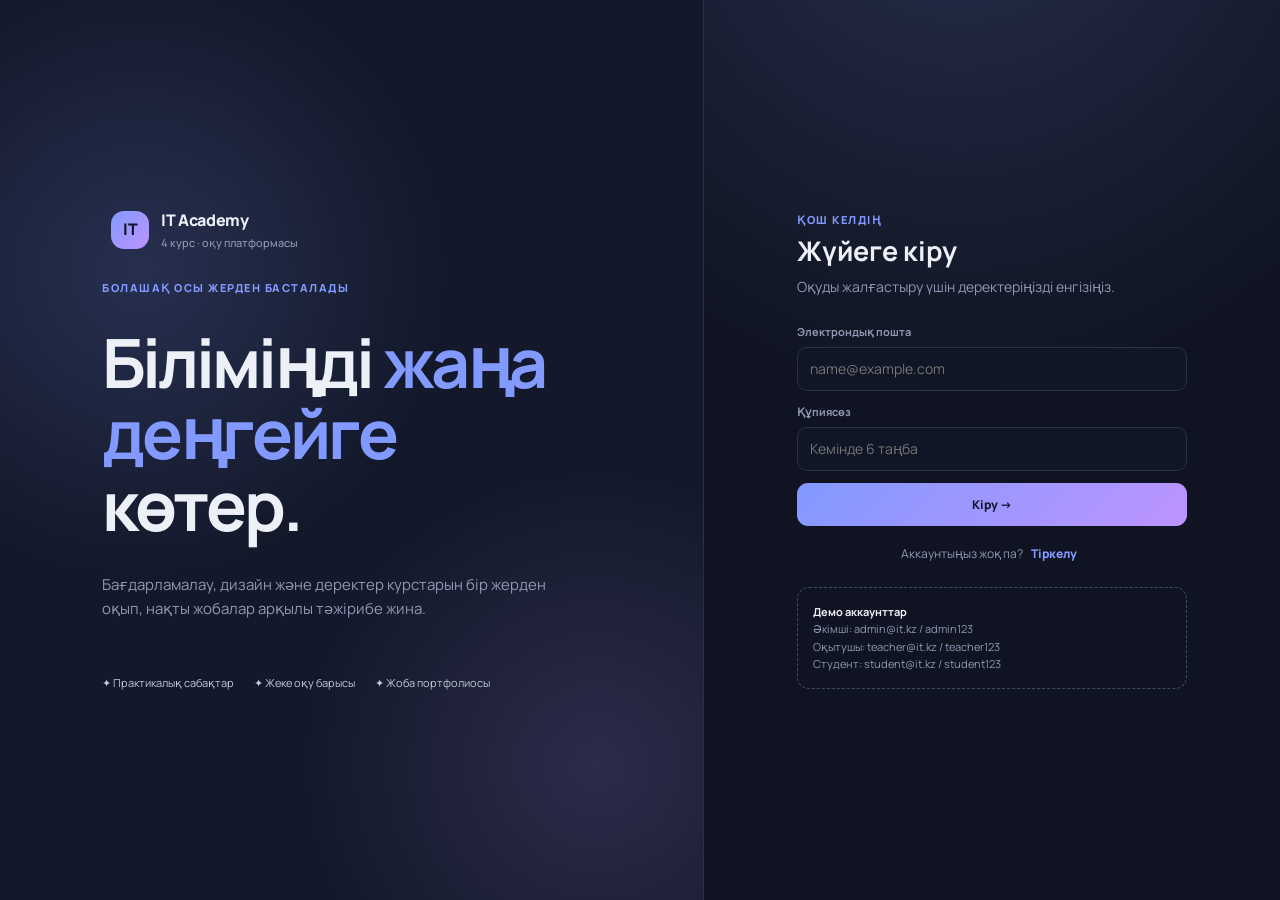
<file: index.html>
<!doctype html>
<html lang="kk">
<head>
  <meta charset="utf-8">
  <meta name="viewport" content="width=device-width, initial-scale=1">
  <meta name="theme-color" content="#101422">
  <meta name="description" content="IT Academy — 4 курсқа арналған оқу платформасы">
  <title>IT Academy — 4 курс</title>
  <link rel="preconnect" href="https://fonts.googleapis.com">
  <link rel="preconnect" href="https://fonts.gstatic.com" crossorigin>
  <link href="https://fonts.googleapis.com/css2?family=Manrope:wght@400;500;600;700;800&display=swap" rel="stylesheet">
  <link rel="stylesheet" href="style.css">
</head>
<body>
  <div id="app"></div>
  <div id="toast" class="toast" role="status" aria-live="polite"></div>
  <script src="script.js"></script>
</body>
</html>
</file>
<file: style.css>
:root{color-scheme:dark;--bg:#101422;--panel:#171c2d;--panel2:#20263a;--line:#2a3045;--text:#eef0f7;--muted:#8f98b2;--blue:#8299ff;--purple:#bd94ff;--mint:#67ddb3;--orange:#ffc27d;--red:#ff7d91;--shadow:0 18px 50px #070a1455;font-family:Manrope,"Segoe UI",sans-serif}*{box-sizing:border-box}body{margin:0;background:radial-gradient(ellipse at 75% -20%,#27304e 0,transparent 38%),var(--bg);color:var(--text);font-size:14px;line-height:1.6}button,input,textarea,select{font:inherit}button{cursor:pointer}a{color:inherit;text-decoration:none}#app{min-height:100vh}.layout{min-height:100vh;display:grid;grid-template-columns:250px minmax(0,1fr)}.sidebar{position:sticky;top:0;height:100vh;background:#121727;border-right:1px solid var(--line);padding:25px 15px;overflow:auto;z-index:5}.brand{display:flex;gap:12px;align-items:center;padding:0 9px 28px;font-weight:800;font-size:16px;letter-spacing:-.4px}.brand-mark{width:38px;height:38px;border-radius:13px;display:grid;place-items:center;background:linear-gradient(135deg,var(--blue),var(--purple));color:#111629;font-weight:900}.brand small{display:block;color:var(--muted);font-size:11px;font-weight:500;letter-spacing:0}.nav-label{color:#606a83;font-size:10px;font-weight:800;letter-spacing:1.3px;padding:13px 11px 7px}.nav-link{width:100%;display:flex;align-items:center;gap:12px;padding:10px 12px;border:0;border-radius:11px;background:transparent;color:var(--muted);text-align:left;margin:2px 0;transition:.18s}.nav-link:hover,.nav-link.active{background:var(--panel2);color:var(--text)}.nav-link.active{box-shadow:inset 3px 0 var(--blue)}.nav-icon{width:20px;text-align:center;font-size:16px}.sidebar-bottom{margin-top:30px;padding:14px;background:linear-gradient(140deg,#252a43,#191e30);border:1px solid var(--line);border-radius:15px}.sidebar-bottom strong{display:block;font-size:12px}.sidebar-bottom p{margin:3px 0 0;color:var(--muted);font-size:11px}.main{min-width:0}.topbar{height:76px;display:flex;align-items:center;justify-content:space-between;padding:0 clamp(18px,4vw,54px);border-bottom:1px solid #292f422f;background:#101422b8;backdrop-filter:blur(16px);position:sticky;top:0;z-index:3}.top-left,.top-actions,.user-info{display:flex;align-items:center;gap:13px}.top-title{font-size:13px;color:var(--muted)}.avatar{width:37px;height:37px;border-radius:12px;background:linear-gradient(145deg,#7e91ef,#b189e8);display:grid;place-items:center;color:#111629;font-weight:800}.user-name{font-size:12px;font-weight:700}.user-role{font-size:10px;color:var(--muted)}.icon-btn{background:var(--panel);border:1px solid var(--line);color:var(--text);width:37px;height:37px;border-radius:11px}.mobile-menu{display:none}.content{max-width:1320px;margin:auto;padding:34px clamp(18px,4vw,54px) 70px}.eyebrow{font-size:11px;font-weight:800;letter-spacing:1.5px;color:var(--blue);text-transform:uppercase}.page-heading{display:flex;justify-content:space-between;align-items:flex-end;gap:18px;margin:0 0 25px}.page-heading h1{font-size:clamp(26px,4vw,36px);letter-spacing:-1.3px;line-height:1.2;margin:5px 0 6px}.page-heading p{color:var(--muted);margin:0}.heading-actions{display:flex;gap:10px;flex-wrap:wrap}.card{background:linear-gradient(155deg,#1a2032,#171c2c);border:1px solid #2c3247;border-radius:18px;padding:21px;box-shadow:0 9px 25px #070a1412}.card h2,.card h3{margin:0 0 8px;letter-spacing:-.4px}.card h3{font-size:15px}.muted{color:var(--muted)}.grid{display:grid;grid-template-columns:repeat(12,minmax(0,1fr));gap:15px;margin-bottom:17px}.span-12{grid-column:span 12}.span-8{grid-column:span 8}.span-7{grid-column:span 7}.span-6{grid-column:span 6}.span-5{grid-column:span 5}.span-4{grid-column:span 4}.stat-card{min-height:126px;position:relative;overflow:hidden}.stat-card:after{content:"";position:absolute;width:100px;height:100px;right:-25px;top:-38px;border-radius:50%;background:var(--accent,#8299ff);opacity:.08}.stat-label{font-size:12px;color:var(--muted)}.stat-value{font-size:32px;font-weight:800;letter-spacing:-1px;margin:6px 0}.stat-note{font-size:11px;color:var(--mint)}.stat-icon{position:absolute;right:17px;top:17px;font-size:20px}.btn{border:0;border-radius:11px;padding:10px 15px;background:linear-gradient(135deg,var(--blue),var(--purple));color:#111629;font-weight:800;font-size:12px;transition:transform .16s,filter .16s}.btn:hover{transform:translateY(-2px);filter:brightness(1.08)}.btn.secondary{background:var(--panel2);border:1px solid var(--line);color:var(--text)}.btn.danger{background:#562938;color:#ffdce2}.btn.small{padding:7px 11px;font-size:11px}.btn:disabled{opacity:.5;cursor:not-allowed;transform:none}.input,.select,.textarea{background:#111626;border:1px solid var(--line);color:var(--text);border-radius:10px;padding:10px 12px;outline:0;min-width:0}.input:focus,.select:focus,.textarea:focus{border-color:var(--blue);box-shadow:0 0 0 3px #8299ff1d}.textarea{resize:vertical}.field-label{display:block;color:var(--muted);font-size:11px;font-weight:700;margin:0 0 6px}.field{margin-bottom:12px}.form-row{display:flex;gap:10px;align-items:end;flex-wrap:wrap}.form-row .field{flex:1;min-width:145px}.progress-track{height:7px;background:#2a3044;border-radius:8px;overflow:hidden}.progress-fill{height:100%;border-radius:8px;background:linear-gradient(90deg,var(--blue),var(--mint));transition:width .35s}.course-card{height:100%;display:flex;flex-direction:column;gap:12px}.course-icon{width:46px;height:46px;border-radius:15px;display:grid;place-items:center;background:#8299ff20;font-size:23px}.course-card p{margin:0;color:var(--muted);font-size:12px;min-height:38px}.course-meta{display:flex;justify-content:space-between;font-size:11px;color:var(--muted)}.course-card .course-footer{margin-top:auto}.chip{display:inline-flex;align-items:center;border-radius:30px;background:#8299ff19;color:#aab8ff;padding:4px 9px;font-size:10px;font-weight:700}.chip.green{background:#67ddb319;color:var(--mint)}.chip.orange{background:#ffc27d19;color:var(--orange)}.row{display:flex;align-items:center;justify-content:space-between;gap:12px}.section-title{display:flex;align-items:center;justify-content:space-between;margin:22px 0 12px}.section-title h2{font-size:16px;margin:0}.course-list{display:grid;grid-template-columns:repeat(3,minmax(0,1fr));gap:14px}.filters{display:flex;gap:9px;flex-wrap:wrap;margin-bottom:16px}.filters .input{flex:1;min-width:190px}.lesson-row{display:flex;align-items:center;gap:12px;padding:13px 0;border-bottom:1px solid var(--line)}.lesson-row:last-child{border-bottom:0}.lesson-check{accent-color:var(--mint);width:17px;height:17px}.lesson-number{width:32px;height:32px;border-radius:10px;background:var(--panel2);display:grid;place-items:center;color:var(--muted);font-size:11px;font-weight:800}.lesson-name{flex:1;font-weight:700;font-size:12px}.table-wrap{overflow:auto}table{width:100%;border-collapse:collapse;white-space:nowrap}th,td{text-align:left;padding:12px 10px;border-bottom:1px solid var(--line);font-size:12px}th{font-size:10px;color:var(--muted);letter-spacing:.5px;text-transform:uppercase}tbody tr:last-child td{border:0}.rank{font-size:18px}.task-row,.message-row{padding:14px 0;border-bottom:1px solid var(--line)}.task-row:last-child,.message-row:last-child{border:0}.task-title{font-weight:800}.task-meta{display:flex;gap:8px;align-items:center;flex-wrap:wrap;color:var(--muted);font-size:11px;margin-top:5px}.task-actions{display:flex;gap:8px;align-items:center}.test-option{display:flex;gap:10px;align-items:center;padding:10px 12px;background:#111626;border:1px solid var(--line);border-radius:11px;margin-top:8px;cursor:pointer}.test-option:has(input:checked){border-color:var(--blue);background:#8299ff12}.test-option input{accent-color:var(--blue)}.certificate{min-height:250px;display:grid;place-items:center;text-align:center;border:1px solid #d6ad64;background:radial-gradient(ellipse at 50% 0,#55412d55,transparent 60%),#201d25}.certificate .seal{font-size:32px}.certificate h2{color:var(--orange);font-family:Georgia,serif;font-size:27px}.certificate .name{font-size:20px;font-weight:800}.empty{padding:35px;text-align:center;color:var(--muted)}.empty span{display:block;font-size:28px;margin-bottom:8px}.auth-screen{min-height:100vh;display:grid;grid-template-columns:1.1fr .9fr}.auth-art{padding:8vw;display:flex;flex-direction:column;justify-content:center;background:radial-gradient(circle at 20% 30%,#7788e733,transparent 36%),radial-gradient(circle at 85% 85%,#bd94ff26,transparent 30%),#13192a;border-right:1px solid var(--line)}.auth-art h1{font-size:clamp(38px,6vw,68px);line-height:1.05;letter-spacing:-3px;max-width:620px;margin:30px 0 17px}.auth-art h1 em{font-style:normal;color:var(--blue)}.auth-art p{max-width:460px;color:var(--muted);font-size:15px}.auth-points{display:flex;gap:20px;flex-wrap:wrap;margin-top:38px;color:#c1c7d8;font-size:11px}.auth-form-wrap{display:grid;place-items:center;padding:28px}.auth-form{width:min(390px,100%)}.auth-form h2{font-size:27px;margin:0 0 4px}.auth-form>p{margin:0 0 25px;color:var(--muted)}.auth-form .input{width:100%}.auth-form .btn{width:100%;padding:12px}.auth-switch{text-align:center;font-size:12px;color:var(--muted);margin-top:17px}.text-btn{background:none;border:0;color:var(--blue);font-weight:800}.demo-box{margin-top:22px;padding:15px;border:1px dashed #434b64;border-radius:12px;color:var(--muted);font-size:11px}.demo-box strong{color:var(--text)}.toast{position:fixed;bottom:24px;left:50%;transform:translate(-50%,20px);opacity:0;pointer-events:none;padding:11px 17px;border-radius:12px;background:#252d43;border:1px solid #515d80;box-shadow:var(--shadow);z-index:20;transition:.2s}.toast.show{opacity:1;transform:translate(-50%,0)}.overlay{display:none}@media(max-width:1050px){.course-list{grid-template-columns:repeat(2,minmax(0,1fr))}.span-8,.span-7{grid-column:span 12}.span-5,.span-4{grid-column:span 6}}@media(max-width:760px){.layout{grid-template-columns:1fr}.sidebar{position:fixed;left:-270px;width:250px;transition:left .22s;box-shadow:var(--shadow)}.sidebar.open{left:0}.overlay.show{display:block;position:fixed;inset:0;background:#05071199;z-index:4}.mobile-menu{display:block}.topbar{height:65px;padding:0 16px}.content{padding:25px 16px 50px}.top-title{display:none}.user-name{display:none}.span-6,.span-5,.span-4{grid-column:span 6}.auth-screen{grid-template-columns:1fr}.auth-art{display:none}.auth-form-wrap{min-height:100vh}.page-heading{align-items:flex-start;flex-direction:column}.heading-actions{width:100%}}@media(max-width:500px){.course-list{grid-template-columns:1fr}.span-6,.span-5,.span-4{grid-column:span 12}.grid{gap:11px}.card{padding:17px}.top-actions{gap:7px}.topbar{padding:0 13px}.page-heading h1{font-size:28px}.task-actions{width:100%;justify-content:flex-end}.row.stack-mobile{align-items:flex-start;flex-direction:column}.auth-form-wrap{padding:22px}.stat-card{min-height:112px}.stat-value{font-size:28px}}
</file>
